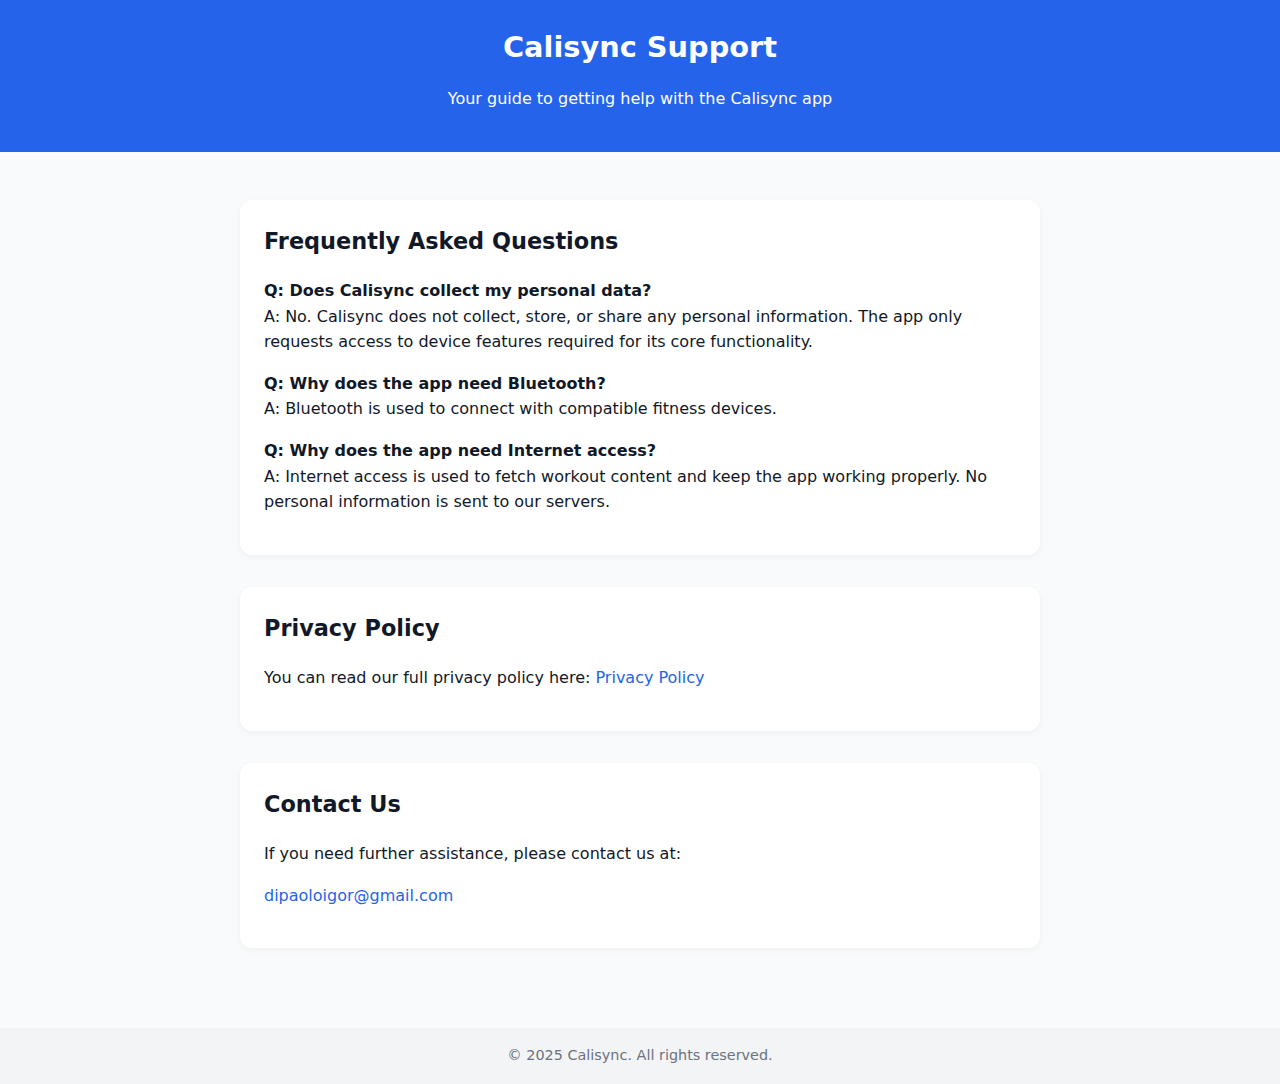
<file: docs/support-page.html>
<!DOCTYPE html>
<html lang="en">
<head>
    <meta charset="UTF-8">
    <meta name="viewport" content="width=device-width, initial-scale=1.0">
    <title>Calisync Support</title>
    <style>
        body {
          font-family: system-ui, sans-serif;
          background: #f9fafb;
          margin: 0;
          padding: 0;
          color: #111827;
          line-height: 1.6;
        }
        header {
          background: #2563eb;
          color: white;
          padding: 1.5rem;
          text-align: center;
        }
        header h1 {
          margin: 0;
          font-size: 1.8rem;
        }
        main {
          max-width: 800px;
          margin: 2rem auto;
          padding: 1rem;
        }
        section {
          margin-bottom: 2rem;
          background: white;
          padding: 1.5rem;
          border-radius: 12px;
          box-shadow: 0 2px 6px rgba(0,0,0,0.05);
        }
        h2 {
          font-size: 1.4rem;
          margin-top: 0;
        }
        a {
          color: #2563eb;
          text-decoration: none;
        }
        a:hover {
          text-decoration: underline;
        }
        footer {
          text-align: center;
          padding: 1rem;
          background: #f3f4f6;
          font-size: 0.9rem;
          color: #6b7280;
        }
    </style>
</head>
<body>
<header>
    <h1>Calisync Support</h1>
    <p>Your guide to getting help with the Calisync app</p>
</header>

<main>
    <section>
        <h2>Frequently Asked Questions</h2>
        <p><strong>Q: Does Calisync collect my personal data?</strong><br>
            A: No. Calisync does not collect, store, or share any personal information. The app only requests access to device features required for its core functionality.</p>

        <p><strong>Q: Why does the app need Bluetooth?</strong><br>
            A: Bluetooth is used to connect with compatible fitness devices.</p>

        <p><strong>Q: Why does the app need Internet access?</strong><br>
            A: Internet access is used to fetch workout content and keep the app working properly. No personal information is sent to our servers.</p>
    </section>

    <section>
        <h2>Privacy Policy</h2>
        <p>You can read our full privacy policy here:
            <a href="https://igodip.github.io/calisthenics-app/privacy-policy.html" target="_blank">Privacy Policy</a></p>
    </section>

    <section>
        <h2>Contact Us</h2>
        <p>If you need further assistance, please contact us at:</p>
        <p><a href="mailto:dipaoloigor@gmail.com">dipaoloigor@gmail.com</a></p>
    </section>
</main>

<footer>
    &copy; 2025 Calisync. All rights reserved.
</footer>
</body>
</html>
</file>
